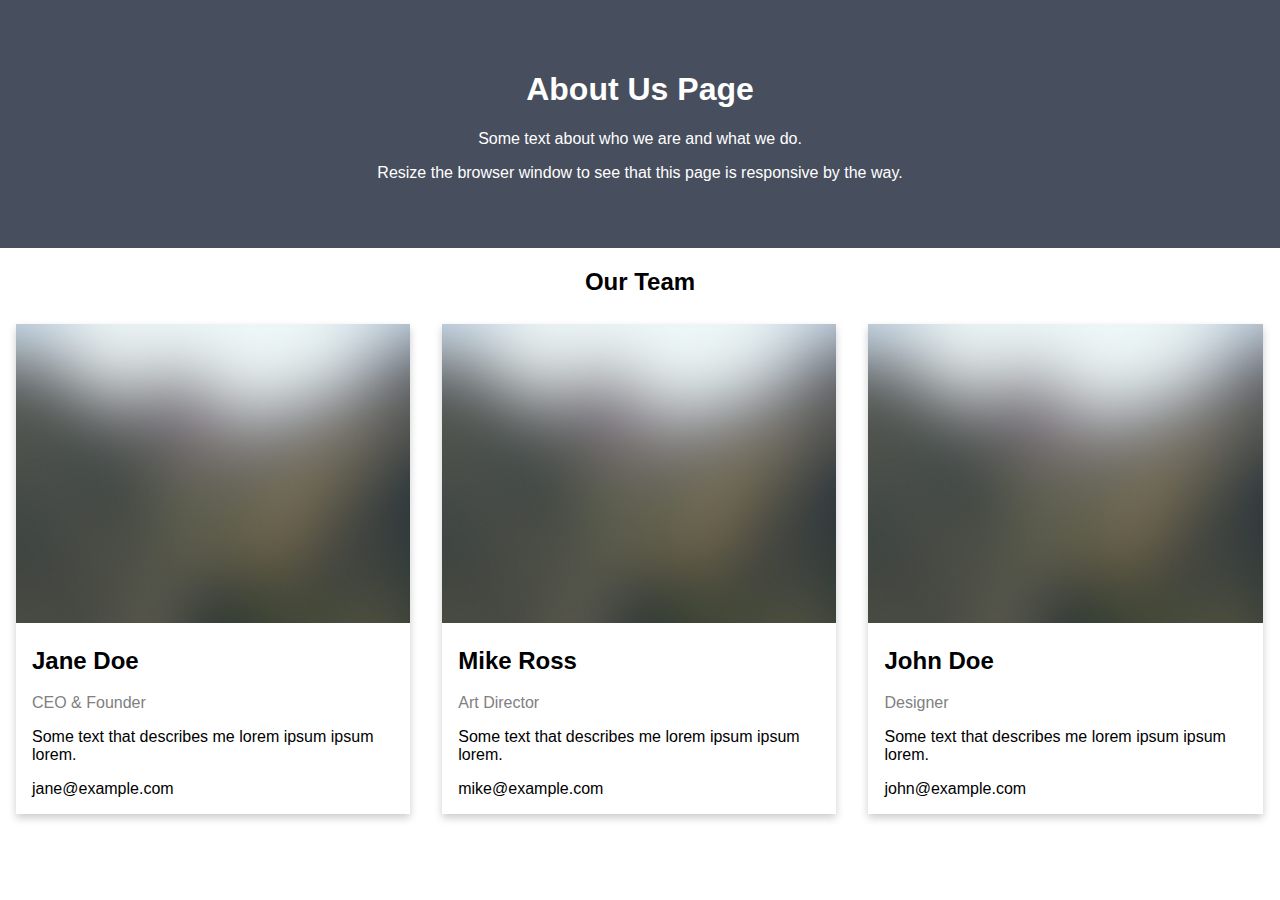
<file: aboutus.html>
<!DOCTYPE html>
<html lang="en">
<head>
    <meta charset="UTF-8">
    <meta http-equiv="X-UA-Compatible" content="IE=edge">
    <meta name="viewport" content="width=device-width, initial-scale=1.0">
    <title>About Us</title>
    
    <link rel="stylesheet" href="/css/aboutus.css">

</head>
<body>
    
    <div class="about-section">
        <h1>About Us Page</h1>
        <p>Some text about who we are and what we do.</p>
        <p>Resize the browser window to see that this page is responsive by the way.</p>
      </div>
      
      <h2 style="text-align:center">Our Team</h2>
      <div class="row">
        <div class="column">
          <div class="card">
            <img src="/images/header.jpg" alt="Jane" style="width:100%">
            <div class="container">
              <h2>Jane Doe</h2>
              <p class="title">CEO & Founder</p>
              <p>Some text that describes me lorem ipsum ipsum lorem.</p>
              <p>jane@example.com</p>
            </div>
          </div>
        </div>
      
        <div class="column">
          <div class="card">
            <img src="/images/header.jpg" alt="Mike" style="width:100%">
            <div class="container">
              <h2>Mike Ross</h2>
              <p class="title">Art Director</p>
              <p>Some text that describes me lorem ipsum ipsum lorem.</p>
              <p>mike@example.com</p>
            </div>
          </div>
        </div>
      
        <div class="column">
          <div class="card">
            <img src="/images/header.jpg" alt="John" style="width:100%">
            <div class="container">
              <h2>John Doe</h2>
              <p class="title">Designer</p>
              <p>Some text that describes me lorem ipsum ipsum lorem.</p>
              <p>john@example.com</p>
              
            </div>
          </div>
        </div>
      </div>
</body>
</html>
</file>
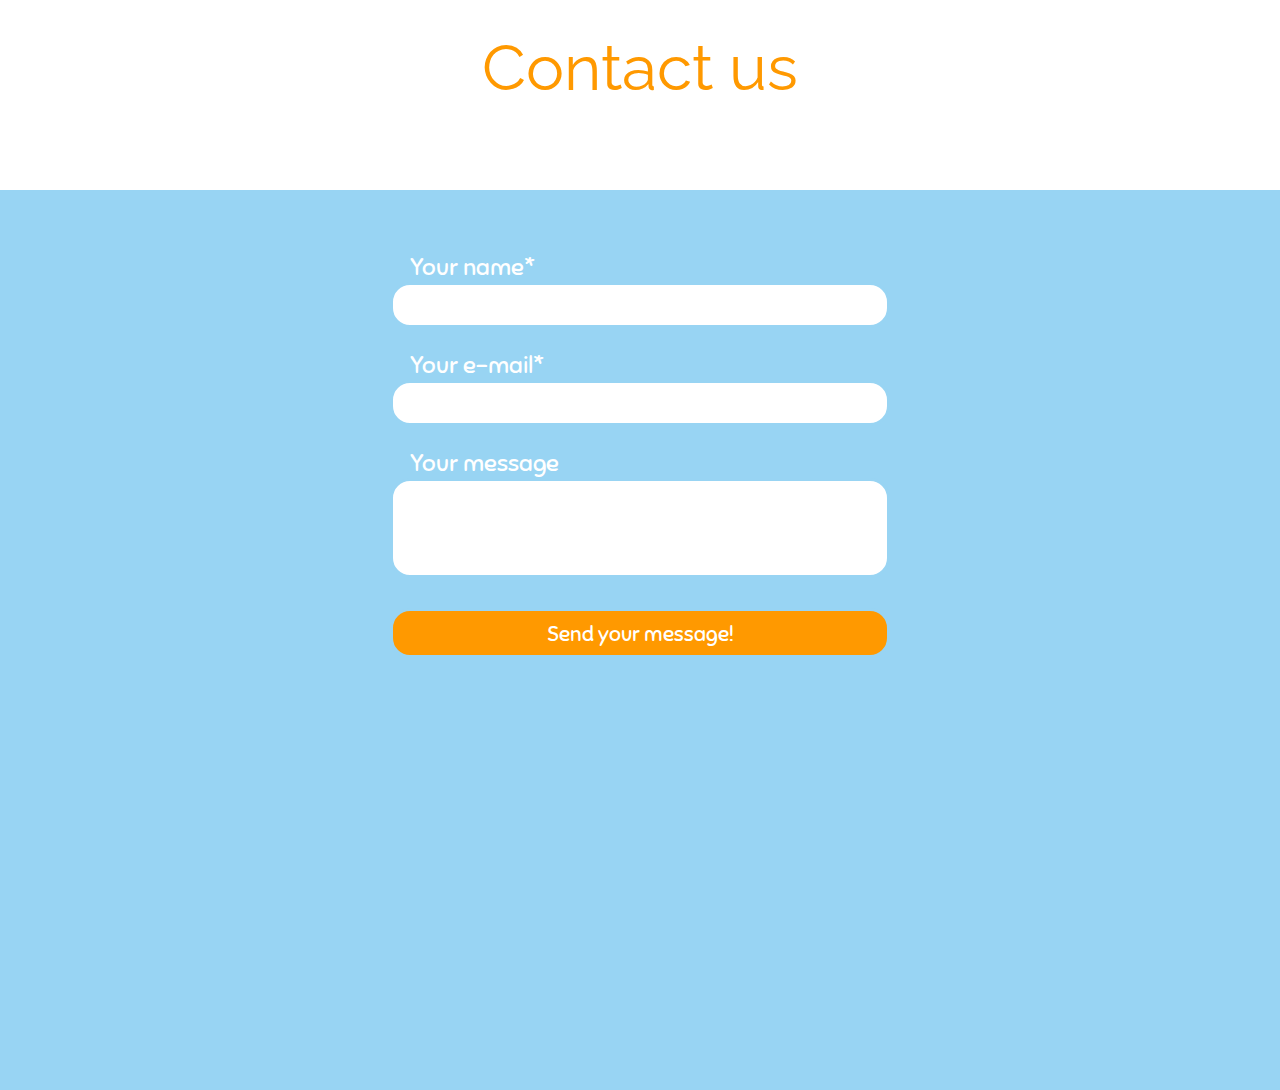
<file: contactus.html>
<!DOCTYPE html>
<html lang="en">
<head>
    <meta charset="UTF-8">
    <meta http-equiv="X-UA-Compatible" content="IE=edge">
    <meta name="viewport" content="width=device-width, initial-scale=1.0">
    <title>Contact Us</title>
    <link rel="stylesheet" href="/css/contactus.css">
</head>
<body>
    <header>
        <h1>Contact us</h1>
    </header>
    
    <div id="form">
    
    <div class="fish" id="fish"></div>
    <div class="fish" id="fish2"></div>
    
    <form id="waterform" method="post">
    
    <div class="formgroup" id="name-form">
        <label for="name">Your name*</label>
        <input type="text" id="name" name="name" />
    </div>
    
    <div class="formgroup" id="email-form">
        <label for="email">Your e-mail*</label>
        <input type="email" id="email" name="email" />
    </div>
    
    <div class="formgroup" id="message-form">
        <label for="message">Your message</label>
        <textarea id="message" name="message"></textarea>
    </div>
    
        <input type="submit" value="Send your message!" />
    </form>
    </div>
    <script src="/js/contactus.js"></script>
</body>
</html>
</file>
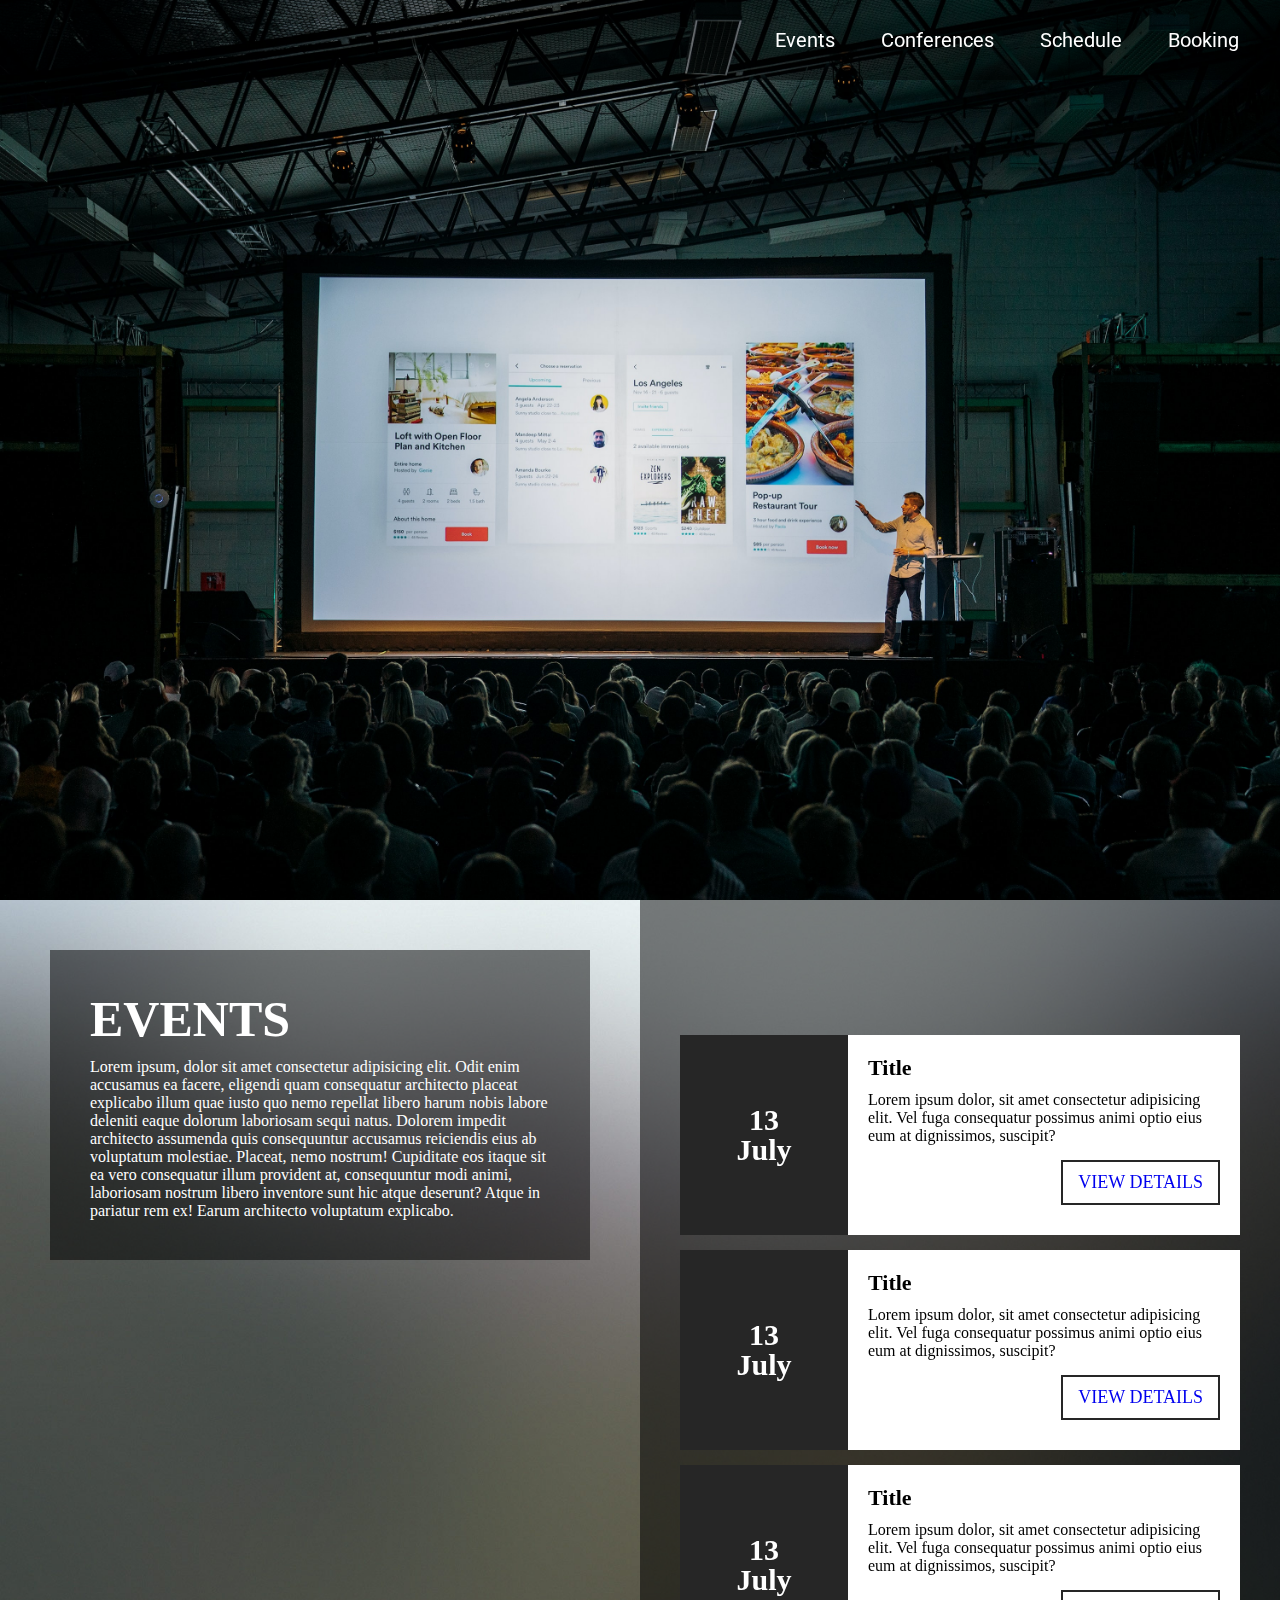
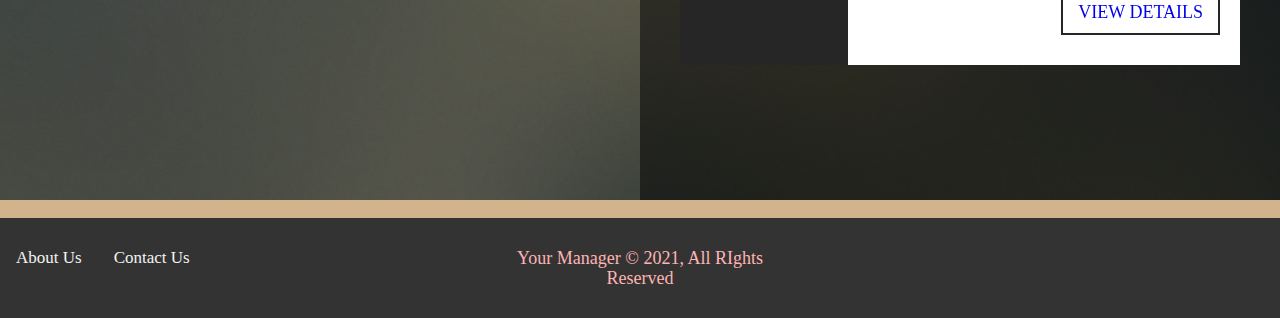
<file: events.html>
<!DOCTYPE html>
<html lang="en">

<head>
    <meta charset="UTF-8">
    <meta http-equiv="X-UA-Compatible" content="IE=edge">
    <meta name="viewport" content="width=device-width, initial-scale=1.0">
    <title>Events</title>
    <link rel="stylesheet" href="css/events.css">
    <link rel="stylesheet" href="./css/style.css">
</head>

<body>
<div class="wrapper">
    <nav class="navbar">
        <a href="index.html"><img class="logo" src="/images/logo.png"></a>
        <ul>

            <li><a href="./events.html">Events</a></li>
            <li><a href="#">Conferences</a></li>
            <li><a href="#">Schedule</a></li>
            <li><a href="#">Booking</a></li>
        </ul>
    </nav>
</div>
    <section>
        <div class="leftBox">
            <div class="content">
                <h1>Events</h1>
                <p>Lorem ipsum, dolor sit amet consectetur adipisicing elit. Odit enim accusamus ea facere, eligendi
                    quam consequatur architecto placeat explicabo illum quae iusto quo nemo repellat libero harum nobis
                    labore deleniti eaque dolorum laboriosam sequi natus. Dolorem impedit architecto assumenda quis
                    consequuntur accusamus reiciendis eius ab voluptatum molestiae. Placeat, nemo nostrum! Cupiditate
                    eos itaque sit ea vero consequatur illum provident at, consequuntur modi animi, laboriosam nostrum
                    libero inventore sunt hic atque deserunt? Atque in pariatur rem ex! Earum architecto voluptatum
                    explicabo.</p>
            </div>
        </div>
        <div class="events">
            <ul>
                <li>
                    <div class="time">
                        <h2>13 <br><span>July</span></h2>
                    </div>
                    <div class="details">
                        <h3>Title</h3>
                        <p>Lorem ipsum dolor, sit amet consectetur adipisicing elit. Vel fuga consequatur possimus animi
                            optio eius eum at dignissimos, suscipit?</p>
                        <a href="#">View Details</a>
                    </div>
                    <div class="clr"></div>
                </li>
                <li>
                    <div class="time">
                        <h2>13 <br><span>July</span></h2>
                    </div>
                    <div class="details">
                        <h3>Title</h3>
                        <p>Lorem ipsum dolor, sit amet consectetur adipisicing elit. Vel fuga consequatur possimus animi
                            optio eius eum at dignissimos, suscipit?</p>
                        <a href="#">View Details</a>
                    </div>
                    <div class="clr"></div>
                </li>
                <li>
                    <div class="time">
                        <h2>13 <br><span>July</span></h2>
                    </div>
                    <div class="details">
                        <h3>Title</h3>
                        <p>Lorem ipsum dolor, sit amet consectetur adipisicing elit. Vel fuga consequatur possimus animi
                            optio eius eum at dignissimos, suscipit?</p>
                        <a href="#">View Details</a>
                    </div>
                    <div class="clr"></div>
                </li>
            </ul>
    </section><br>
    </div>
<div class="topnav">
    <a href="aboutus.html">About Us</a>
    <a href="contactus.html">Contact Us</a>
    <p>Your Manager &copy; 2021, All RIghts Reserved</p>
</div>
</body>

</html>
</file>
<file: css/aboutus.css>
body {
    font-family: Arial, Helvetica, sans-serif;
    margin: 0;
  }
  
  html {
    box-sizing: border-box;
  }
  
  *, *:before, *:after {
    box-sizing: inherit;
  }
  
  .column {
    float: left;
    width: 33.3%;
    margin-bottom: 16px;
    padding: 0 8px;
  }
  
  .card {
    box-shadow: 0 4px 8px 0 rgba(0, 0, 0, 0.2);
    margin: 8px;
  }
  
  .about-section {
    padding: 50px;
    text-align: center;
    background-color: #474e5d;
    color: white;
  }
  
  .container {
    padding: 0 16px;
  }
  
  .container::after, .row::after {
    content: "";
    clear: both;
    display: table;
  }
  
  .title {
    color: grey;
  }
  
  .button {
    border: none;
    outline: 0;
    display: inline-block;
    padding: 8px;
    color: white;
    background-color: #000;
    text-align: center;
    cursor: pointer;
    width: 100%;
  }
  
  .button:hover {
    background-color: #555;
  }
  
  @media screen and (max-width: 650px) {
    .column {
      width: 100%;
      display: block;
    }
  }
</file>
<file: css/contactus.css>
@import url(https://fonts.googleapis.com/css?family=Sniglet|Raleway:900);


body, html{
	height: 100%;
	padding: 0;
	margin: 0;
	font-family: 'Sniglet', cursive;
}
h1{
	font-weight: normal;
	font-size: 4em;
	font-family: 'Raleway', sans-serif;
	margin: 0 auto;
	margin-top: 30px;
	width: 500px;
	color: #F90;
	text-align: center;

}

/* Animation webkit */
@-webkit-keyframes myfirst
{
	0% {margin-left: -235px}
	90% {margin-left: 100%;}
	100% {margin-left: 100%;}
}

/* Animation */
@keyframes myfirst
{
	0% {margin-left: -235px}
	70% {margin-left: 100%;}
	100% {margin-left: 100%;}
}

.fish{
	background-image: url('http://www.geertjanhendriks.nl/codepen/form/fish.png');
	width: 235px;
	height: 104px;
	margin-left: -235px;
	position: absolute;	
	animation: myfirst 24s;
	-webkit-animation: myfirst 24s;
	animation-iteration-count: infinite;
	-webkit-animation-iteration-count: infinite;
	animation-timing-function: linear;
	-webkit-animation-timing-function: linear;
}

#fish{
	top: 120px;
}

#fish2{
	top: 260px;
	animation-delay: 12s;
	-webkit-animation-delay: 12s;
}


header{
	height: 160px;
	background: url('http://www.geertjanhendriks.nl/codepen/form/golf.png') repeat-x bottom;
}

#form{
	height: 100%;	
	background-color: #98d4f3;
	overflow: hidden;
	position: relative;
	
}
form{
	margin: 0 auto;
	width: 500px;
	padding-top: 40px;
	color: white;
	position: relative;
	
	
}
label, input, textarea{
	display: block;	
}
input, textarea{
	width: 500px;	
	border: none;
	border-radius: 20px;
	outline: none;
	padding: 10px;
	font-family: 'Sniglet', cursive;
	font-size: 1em;
	color: #676767;
	transition: border 0.5s;
	-webkit-transition: border 0.5s;
	-moz-transition: border 0.5s;
	-o-transition: border 0.5s;
	border: solid 3px #98d4f3;	
	-webkit-box-sizing:border-box;
	-moz-box-sizing:border-box;
	box-sizing:border-box;
	
}
input:focus, textarea:focus{
	border: solid 3px #77bde0;	
}

textarea{
	height: 100px;	
	resize: none; 
	overflow: auto;
}
input[type="submit"]{
	background-color: #F90;
	color: white;
	height: 50px;
	cursor: pointer;
	margin-top: 30px;
	font-size: 1.29em;
	font-family: 'Sniglet', cursive;
	-webkit-transition: background-color 0.5s;
	-moz-transition: background-color 0.5s;
	-o-transition: background-color 0.5s;
	transition: background-color 0.5s;
}
input[type="submit"]:hover{
	background-color: #e58f0e;
	
}
label{
	font-size: 1.5em;
	margin-top: 20px;
	padding-left: 20px;
}
.formgroup, .formgroup-active, .formgroup-error{
	background-repeat: no-repeat;
	background-position: right bottom;
	background-size: 10.5%;
	transition: background-image 0.7s;
	-webkit-transition: background-image 0.7s;
	-moz-transition: background-image 0.7s;
	-o-transition: background-image 0.7s;
	width: 566px;
	padding-top: 2px;
}

.formgroup{
	background-image: url('http://www.geertjanhendriks.nl/codepen/form/pixel.gif');	
}
.formgroup-active{
	background-image: url('http://www.geertjanhendriks.nl/codepen/form/octo.png');
}
.formgroup-error{
	background-image: url('http://www.geertjanhendriks.nl/codepen/form/octo-error.png');
	color: red;
}
</file>
<file: css/style.css>
@import url('https://fonts.googleapis.com/css?family=Roboto:700&display=swap');

* {
	padding: 0;
	margin: 0;
}

.wrapper {
	background: url(/images/bg1.jpg) no-repeat;
	background-size: cover;
	height: 100vh;
}

.navbar {
	position: fixed;
	height: 80px;
	width: 100%;
	top: 0;
	left: 0;
	background: rgba(0, 0, 0, 0.4);
}

.navbar .logo {
	width: 140px;
	height: auto;
	padding: 20px 100px;
}

.navbar ul {
	float: right;
	margin-right: 20px;
}

.navbar ul li {
	list-style: none;
	margin: 0 8px;
	display: inline-block;
	line-height: 80px;
}

.navbar ul li a {
	font-size: 20px;
	font-family: 'Roboto', sans-serif;
	color: white;
	padding: 6px 13px;
	text-decoration: none;
	transition: .4s;
}

.navbar ul li a.active,
.navbar ul li a:hover {
	background: red;
	border-radius: 2px;
}

.wrapper .center {
	position: absolute;
	left: 50%;
	top: 55%;
	transform: translate(-50%, -50%);
	font-family: sans-serif;
	user-select: none;
}

.center h1 {
	color: white;
	font-size: 70px;
	width: 900px;
	font-weight: bold;
	text-align: center;
}

.center h2 {
	color: white;
	font-size: 70px;
	font-weight: bold;
	margin-top: 10px;
	width: 885px;
	text-align: center;
}

.center .buttons {
	margin: 35px 280px;
}

.buttons button {
	height: 50px;
	width: 150px;
	font-size: 18px;
	font-weight: 600;
	color: #ffb3b3;
	background: red;
	outline: none;
	cursor: pointer;
	border: 1px solid #cc0000;
	border-radius: 25px;
	transition: .4s;
}

.buttons .btn2 {
	margin-left: 25px;
}

.buttons button:hover {
	background: #cc0000;
}

/* Add a black background color to the top navigation */
.topnav {
	background-color: #333;
	overflow: hidden;
}

/* Style the links inside the navigation bar */
.topnav a {
	float: left;
	display: block;
	color: #f2f2f2;
	text-align: center;
	padding: 30px 16px;
	text-decoration: none;
	font-size: 17px;
	border-bottom: 3px solid transparent;
}

.topnav p {
	text-align: center;
	font-size: large;
	color: #ffb3b3;
	line-height: 20px;
	margin: 30px 482px 30px 482px;
}

.topnav a:hover {
	border-bottom: 3px solid red;
}

.topnav a.active {
	border-bottom: 3px solid red;
}
</file>
<file: css/events.css>
/* Reset */

* {
    padding: 0px;
    margin: 0px;
    box-sizing: border-box;
}

/* main */

html,
body {
    background-color: tan;
    position: relative;
    min-height: 100vh;
}

/* Events */

section {
    width: 100%;
    height: 100vh;
    background: url('/images/header.jpg') no-repeat center center/cover;
}

section .leftBox {
    width: 50%;
    height: 100%;
    float: left;
    padding: 50px;
    box-sizing: border-box;
}

section .leftBox .content {
    color: #fff;
    background: rgb(0, 0, 0, .5);
    padding: 40px;
    transition: .5s;
}

section .leftBox .content:hover {
    background: #e91e63;
}

section .leftBox .content h1 {
    font-size: 50px;
    text-transform: uppercase;
}

section .leftBox .content p {
    margin: 10px 0 0;
}

section .events {
    position: relative;
    width: 50%;
    height: 100%;
    background: rgba(0, 0, 0, .5);
    float: right;
}

section .events ul {
    position: absolute;
    top: 50%;
    transform: translateY(-50%);
    margin: 0;
    padding: 40px;
}

section .events ul li {
    list-style: none;
    background: #fff;
    height: 200px;
    margin: 15px 0;
}

section .events ul li .time {
    position: relative;
    padding: 20px;
    background: #262626;
    width: 30%;
    height: 100%;
    float: left;
    text-align: center;
    transition: .5s;
}

section .events ul li:hover .time {
    background: #e91e63;
}

section .events ul li .time h2 {
    position: absolute;
    top: 50%;
    left: 50%;
    transform: translate(-50%, -50%);
    color: #fff;
    font-size: 30px;
    line-height: 30px;
}

section .events ul li .time h2 span {
    font-size: 30px;
}

section .events ul li .details {
    padding: 20px;
    background: #fff;
    width: 70%;
    height: 100%;
    float: left;
}

section .events ul li .details h3 {
    position: relative;
    font-size: 22px;
}

section .events ul li .details p {
    position: relative;
    margin: 10px 0 0;
    font-size: 16px;
}

section .events ul li .details a {
    display: inline-block;
    text-decoration: none;
    text-transform: uppercase;
    padding: 10px 15px;
    border: 2px solid #262626;
    margin-top: 15px;
    font-size: 18px;
    transition: .5s;
    float: right;
}

section .events ul li .details a:hover {
    background: #e91e63;
    color: #fff;
    border-color: aqua;
}

/* Clearing The Float */
.clr {
    clear: both;
}
</file>
